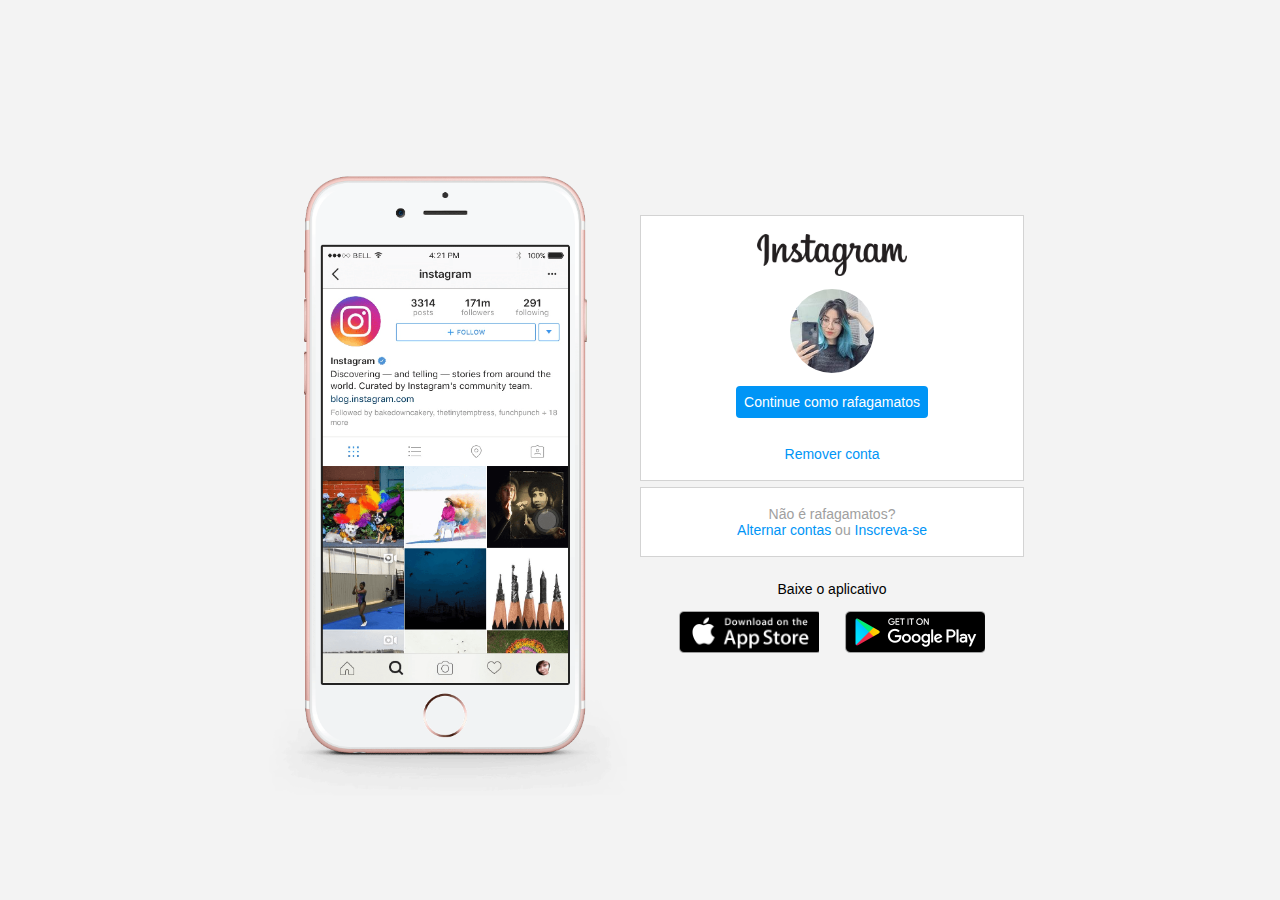
<file: Instagram copy/index.html>
<!DOCTYPE html>
<html lang="en">
<head>
    <meta charset="UTF-8">
    <meta http-equiv="X-UA-Compatible" content="IE=edge">
    <meta name="viewport" content="width=device-width, initial-scale=1.0">
    <link rel="stylesheet" href="/Instagram copy/css/style.css">
    <title>Instagram</title>
</head>
<body>
    <div class="instagram-wrapper">
        <div class="instagram-photo">
            <img src="/Instagram copy/img/instagram-celular.png" alt="Celular">
        </div>

        <div class="instagram-continue">
            <div class="group">
                <img src="/Instagram copy/img/instagram-logo.png" class="instagram-logo" alt="instagram logo">
                <div class="profile-photo">
                    <img src="/Instagram copy/img/perfil-instagram.jpg" alt="foto de perfil">                    
                </div>
                <a href="#" class="instagram-login">Continue como rafagamatos</a>
                <a href="#" class="instagram-logout">Remover conta</a>
            </div>

            <div class="group">
                <p class="not-account">Não é rafagamatos?</p>
                <p class="not-account">
                    <span class="link-blue">Alternar contas</span>
                    ou
                    <span class="link-blue">Inscreva-se</span>
                </p>
            </div>

            <div class="get-the-app">
                <p class="get-app">Baixe o aplicativo</p>
                <div class="download">
                    <a href="#" class="app-download"></a>
                    <a href="#" class="app-download"></a>
                </div>
            </div>


        </div>
    </div>
</body>
</html>
</file>
<file: Instagram copy/css/style.css>
*{
    margin: 0;
    padding: 0;
    box-sizing: border-box;
    text-decoration: none;
    font-family: sans-serif;
    font-size: 14px;
}

body{
    width: 100%;
    min-height: 100vh;
    background-color: rgb(243,243,243);
    margin: 0;
    padding: 0;
    display: flex;
    justify-content: center;
}

.instagram-wrapper{
    display: flex;
    align-items: center;
    justify-content: start;
    width: 60%;
    height: 100vh;
   
}

.instagram-photo{
    display: flex;
    align-items: center;
    justify-content: center;
    width: 50%;
}
.instagram-photo img{  
    width: 50rem;
}

.instagram-continue{
    display: flex;
    align-items: center;
    justify-content: space-around;
    flex-direction: column;
    width: 50%;
    height: 34rem;
}

.group{
    display: flex;
    justify-content: space-between;
    align-items: center;
    flex-direction: column;
    background-color: #ffffff;
    width: 100%;
    padding: 1.3rem 0;
    border: 1px solid lightgray;
}
.group:nth-child(1){
    min-height: 19rem;
}

.instagram-logo{
    height: 3rem;
}

.profile-photo{
    display: flex;
    justify-content: center;
    align-items: center;
    border-radius: 50%;
    overflow: hidden;
}

.profile-photo img{
  height: 6rem;
}

.instagram-login{
    background-color: #0095f6;
    color: white;
    padding: 8px;
    border-radius: 4px;
}

.instagram-logout{
    color: #0095f6;    
    margin-top: 1rem;
}

.not-account{
    color: rgb(160,160,160);
}

.link-blue{
    color: #0095f6;
}

.get-the-app{
    display: flex;
    flex-direction: column;
    align-items: center;
    justify-content: center;
    width: 100%;
   padding: 1.3rem 0;
}

.download{
    display: flex;
    width: 100%;
    justify-content: space-evenly;
    align-items: center;
    padding: 1rem;
}

.app-download{
    height: 3rem;
    width: 10rem;
    background-size: cover;
}

.app-download:nth-child(1){
    background-image: url('/Instagram\ copy/img/apple-button.png');
}

.app-download:nth-child(2){
    background-image: url('/Instagram\ copy/img/googleplay-button.png');
}

/* Media Querys*/

@media (max-width: 1024px){
    .instagram-wrapper{
        width: 90%;
    }
   
}

@media (max-width: 650px){

    body{
        background-color: white;
    }
    .instagram-wrapper{
        width: 90%;
    }

    .instagram-photo{
        display: none;
    }

    .instagram-continue{
        width: 100%;
    }

    .group{
        border: none;
    }
}
</file>
